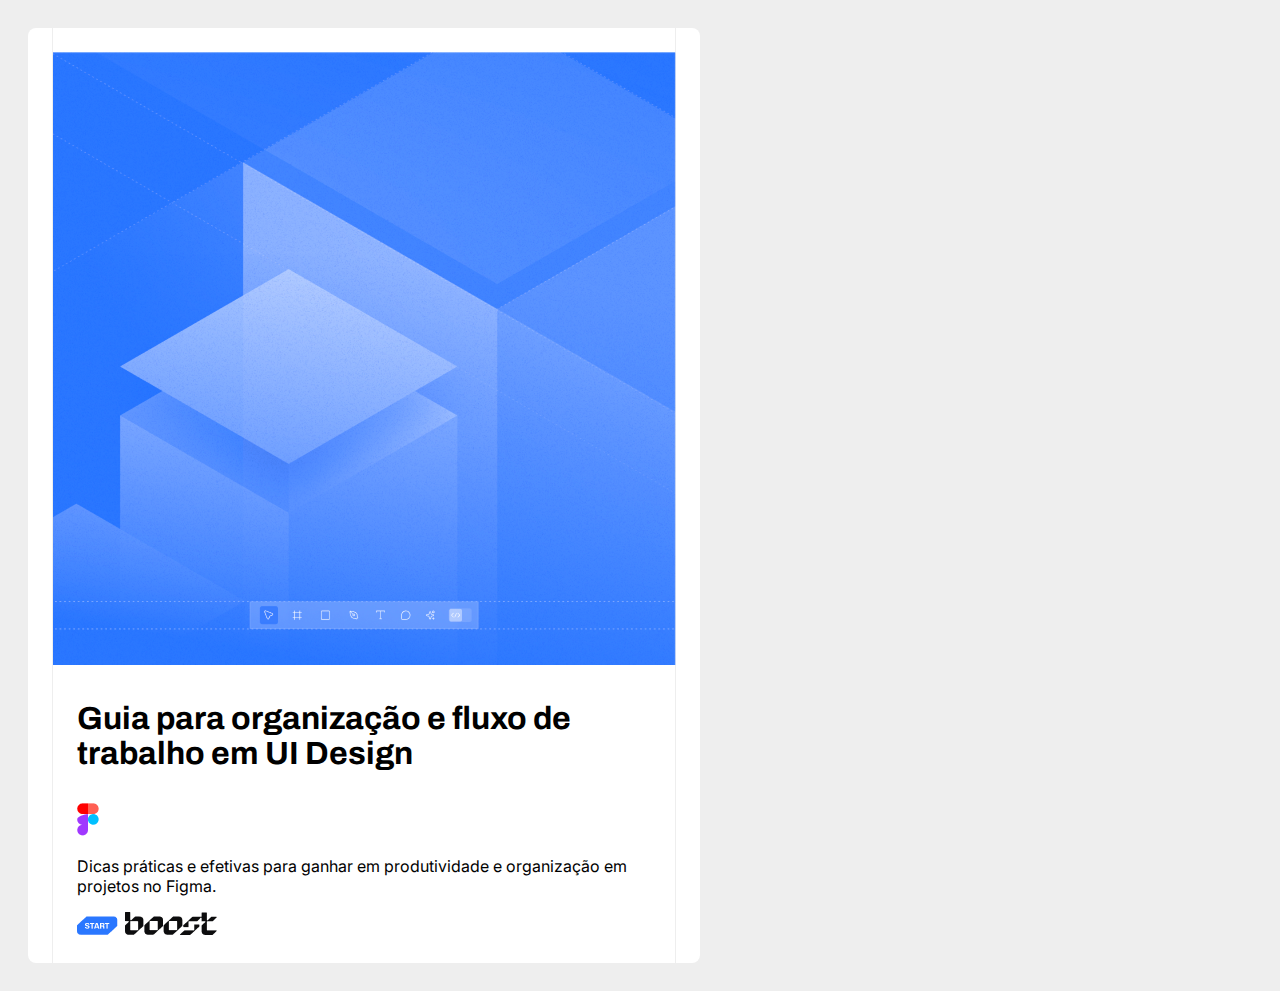
<file: index.html>
<!DOCTYPE html>
<html lang="en">
  <head>
    <meta charset="UTF-8" />
    <title>Atividade CSS - Aula</title>
    <link rel="preconnect" href="https://fonts.googleapis.com" />
    <link rel="preconnect" href="https://fonts.gstatic.com" crossorigin />
    <link
      href="https://fonts.googleapis.com/css2?family=Archivo:ital,wght@0,100..900;1,100..900&family=Inter:ital,opsz,wght@0,14..32,100..900;1,14..32,100..900&display=swap"
      rel="stylesheet"
    />

    <style>
      body {
        font-family: "Inter";
        padding: 20px;
        background: #eee;
      }

      .card {
        padding-left: 24px;
        padding-right: 24px;
        width: 624px;
        background: #fff;
        border-radius: 8px;
      }

      .card-body {
        border-left: 1px solid #eee;
        border-right: 1px solid #eee;
        padding-top: 24px;
        padding-bottom: 24px;
      }

      .footer {
        padding-left: 24px;
        padding-right: 24px;
      }

      h3 {
        font-size: 32px;
        font-family: "Archivo";
      }
    </style>
  </head>
  <body>
    <div class="card">
      <div class="card-body">
        <img src="img/bg.png" alt="" />

        <div class="footer">
          <h3>Guia para organização e fluxo de trabalho em UI Design</h3>
          <img src="img/logo-figma.png" alt="" />
          <p>
            Dicas práticas e efetivas para ganhar em produtividade e organização
            em projetos no Figma.
          </p>
          <img src="img/logo-boost.png" alt="" />
        </div>
      </div>
    </div>
  </body>
</html>
</file>
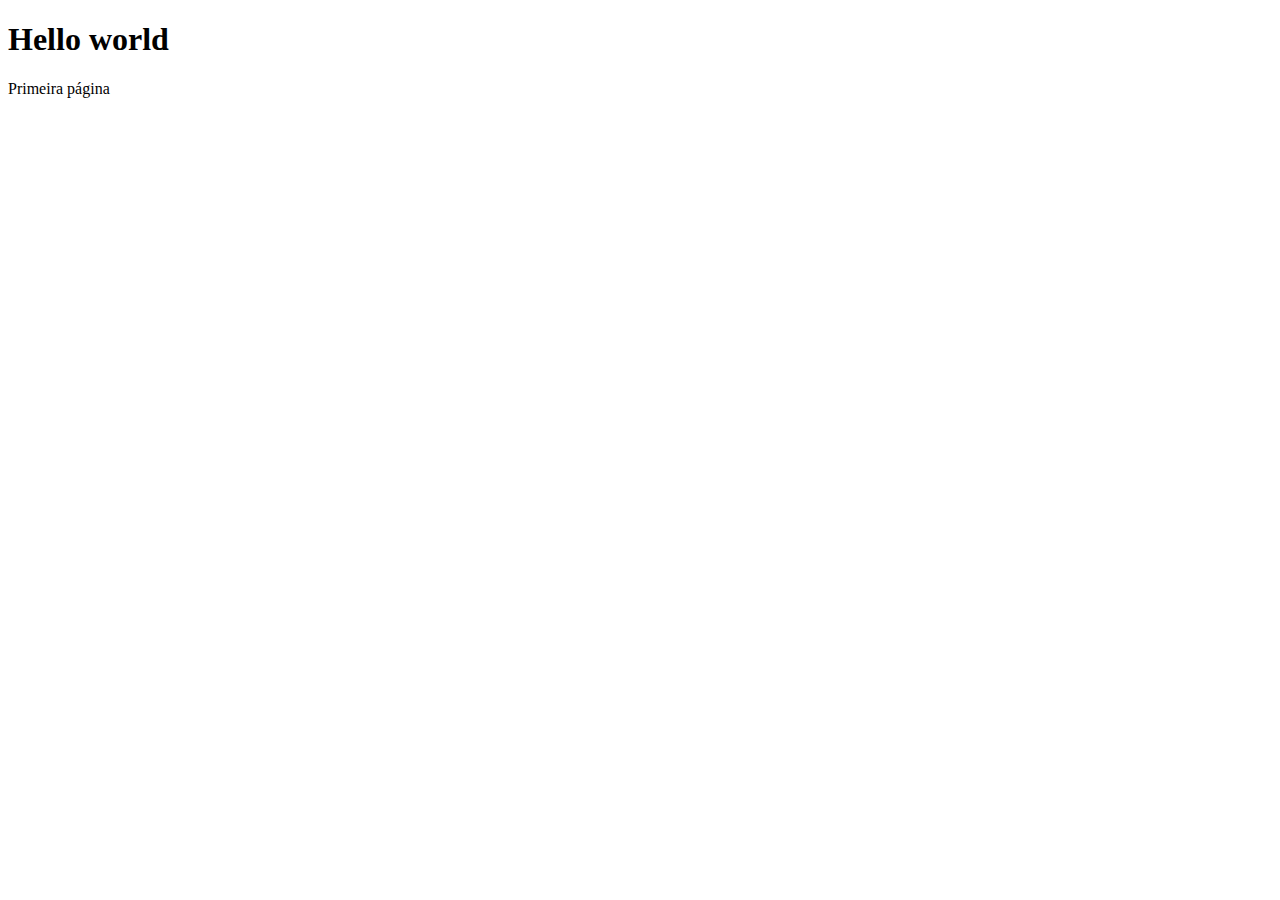
<file: aluno-fabio.html>
<!DOCTYPE html>
<html lang="en">
<head>
    <meta charset="UTF-8">
    <meta name="viewport" content="width=device-width, initial-scale=1.0">
    <title>Meu primeiro arquivo HTML</title>
</head>
<body>
    <h1>Hello world</h1>
    <p>Primeira página</p>
</body>
</html>
</file>
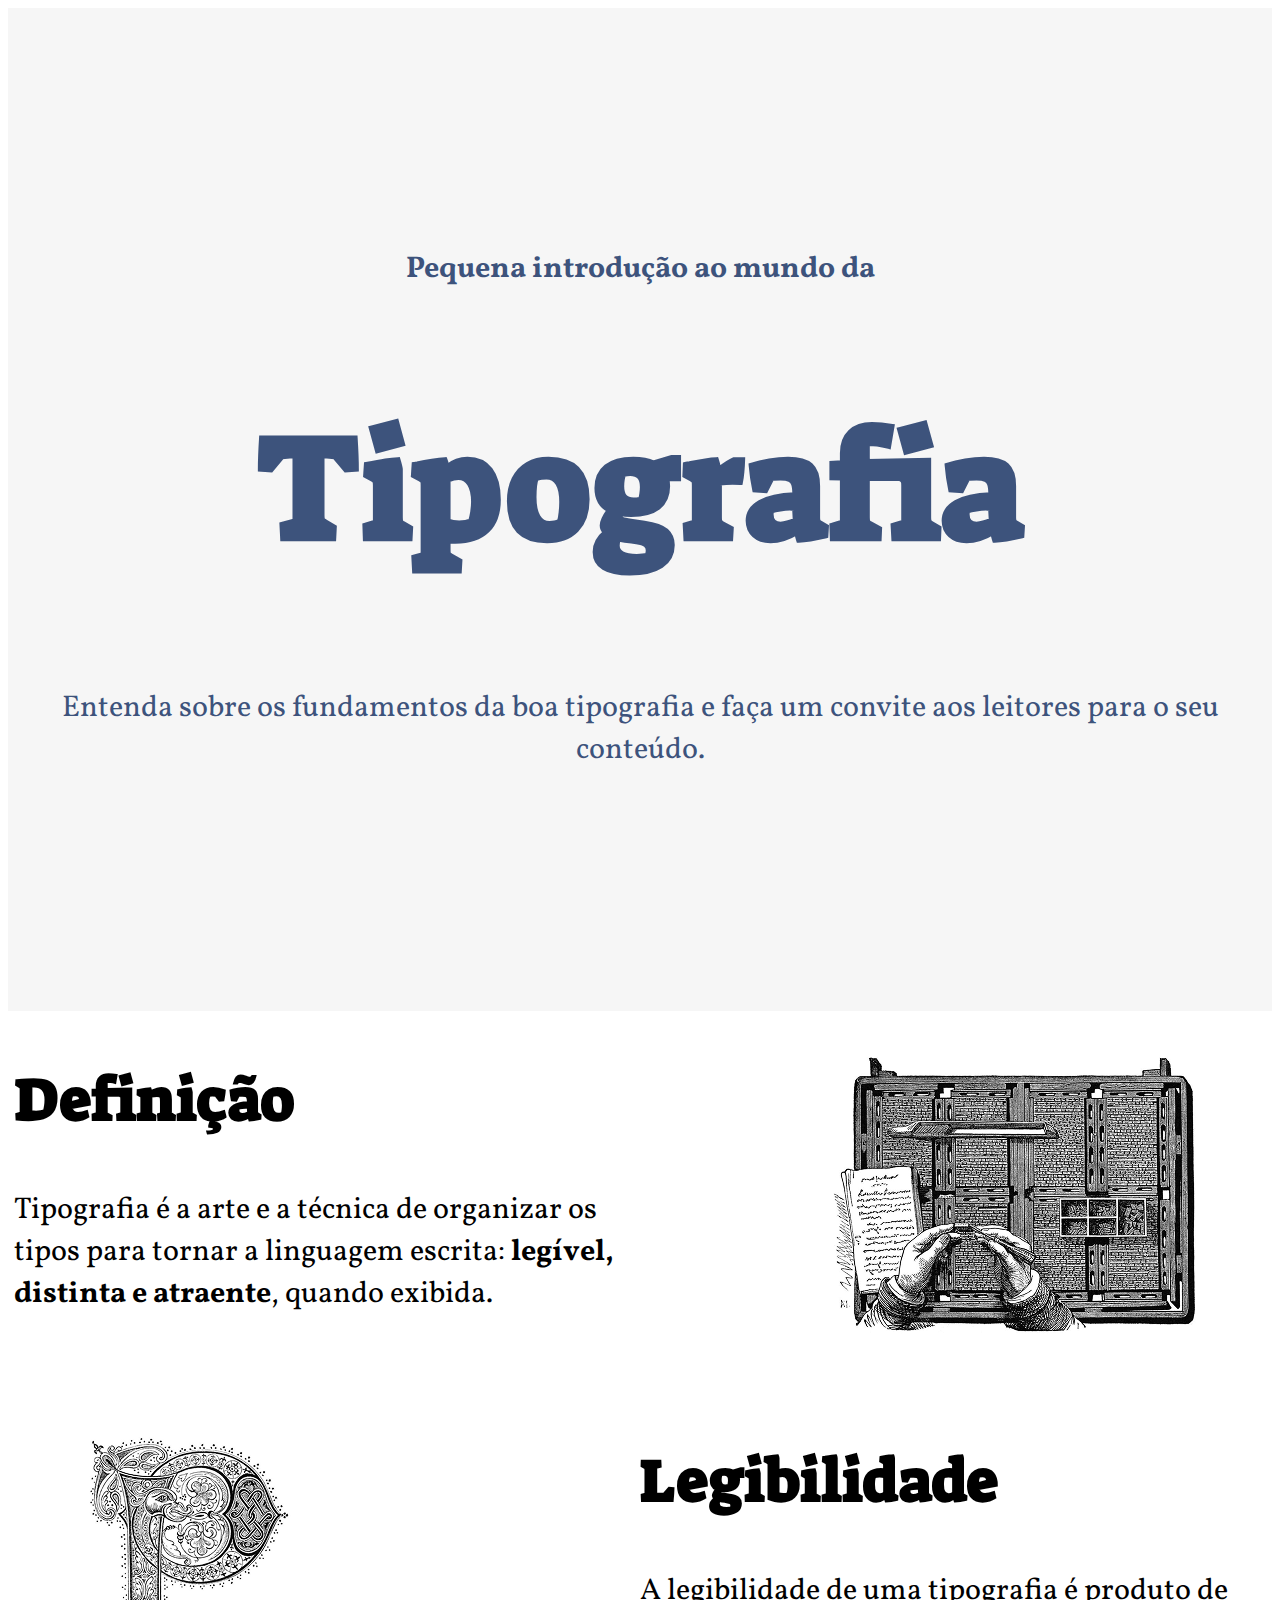
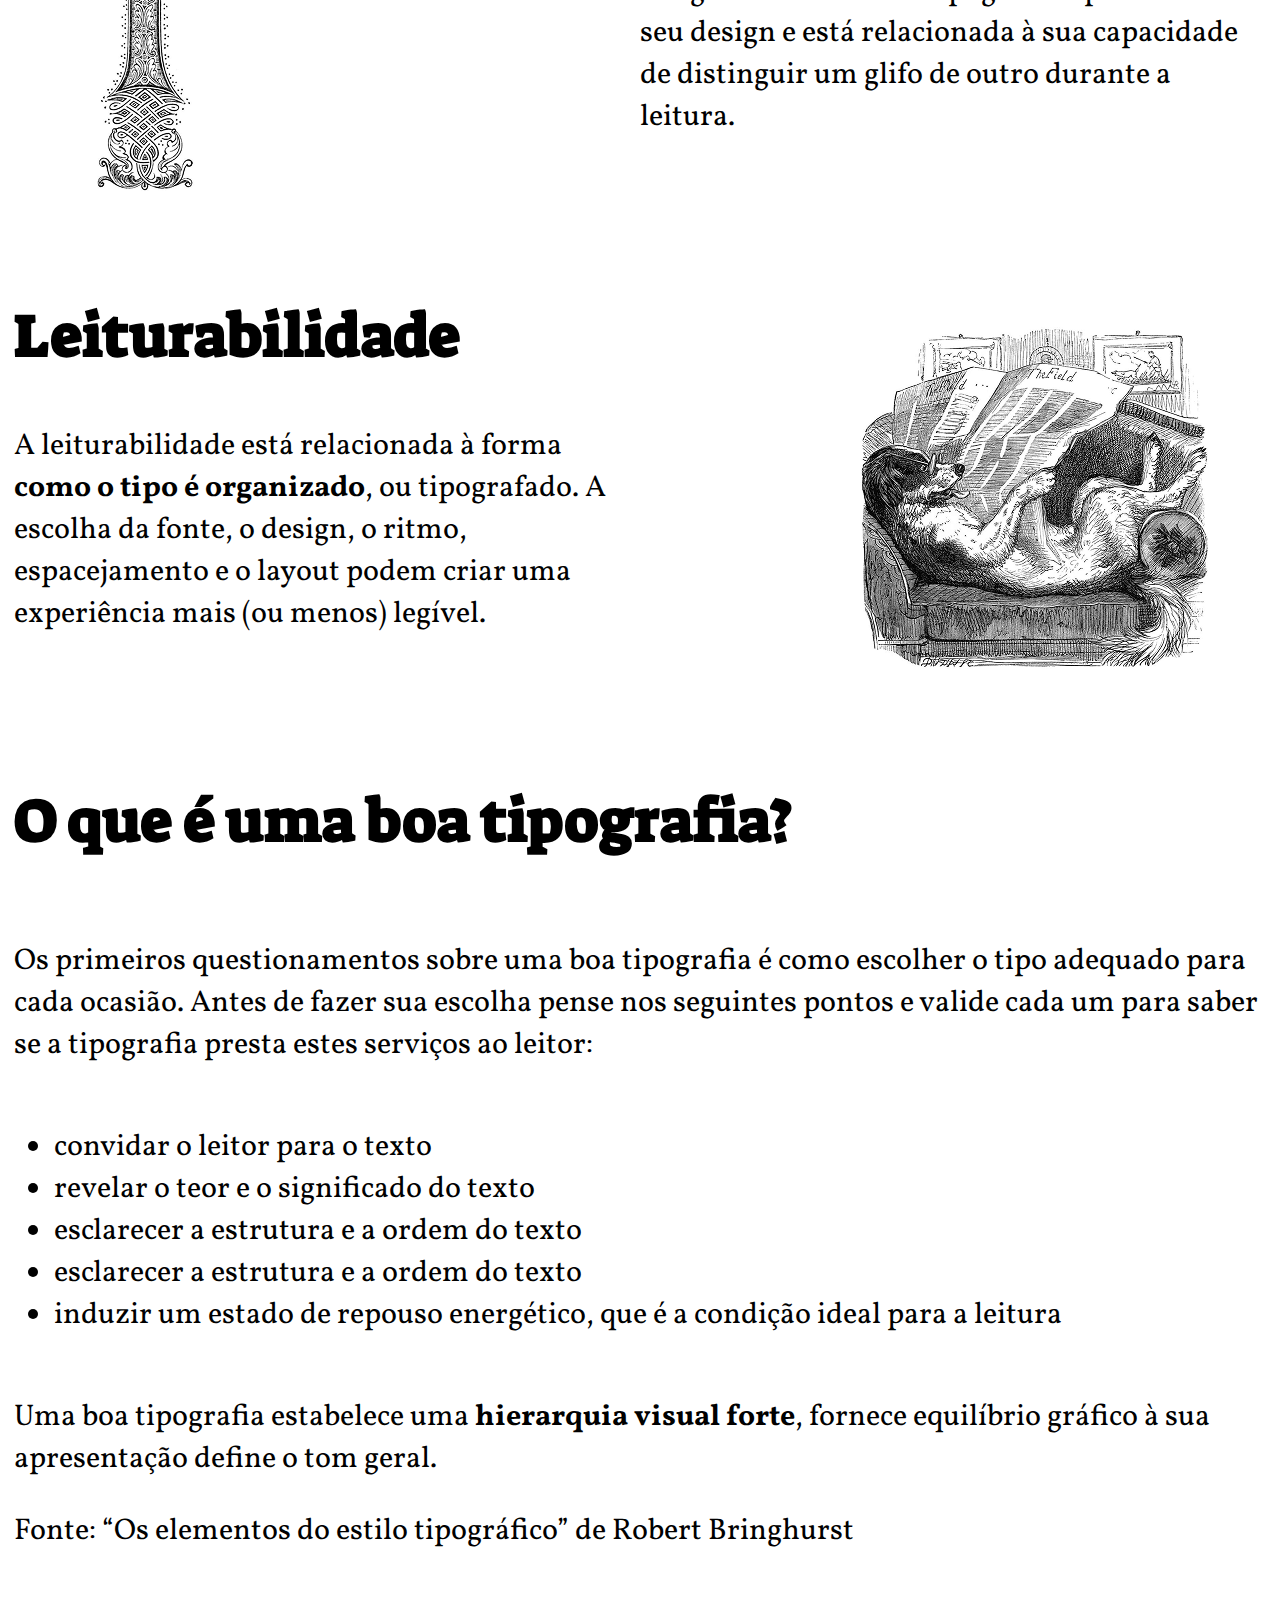
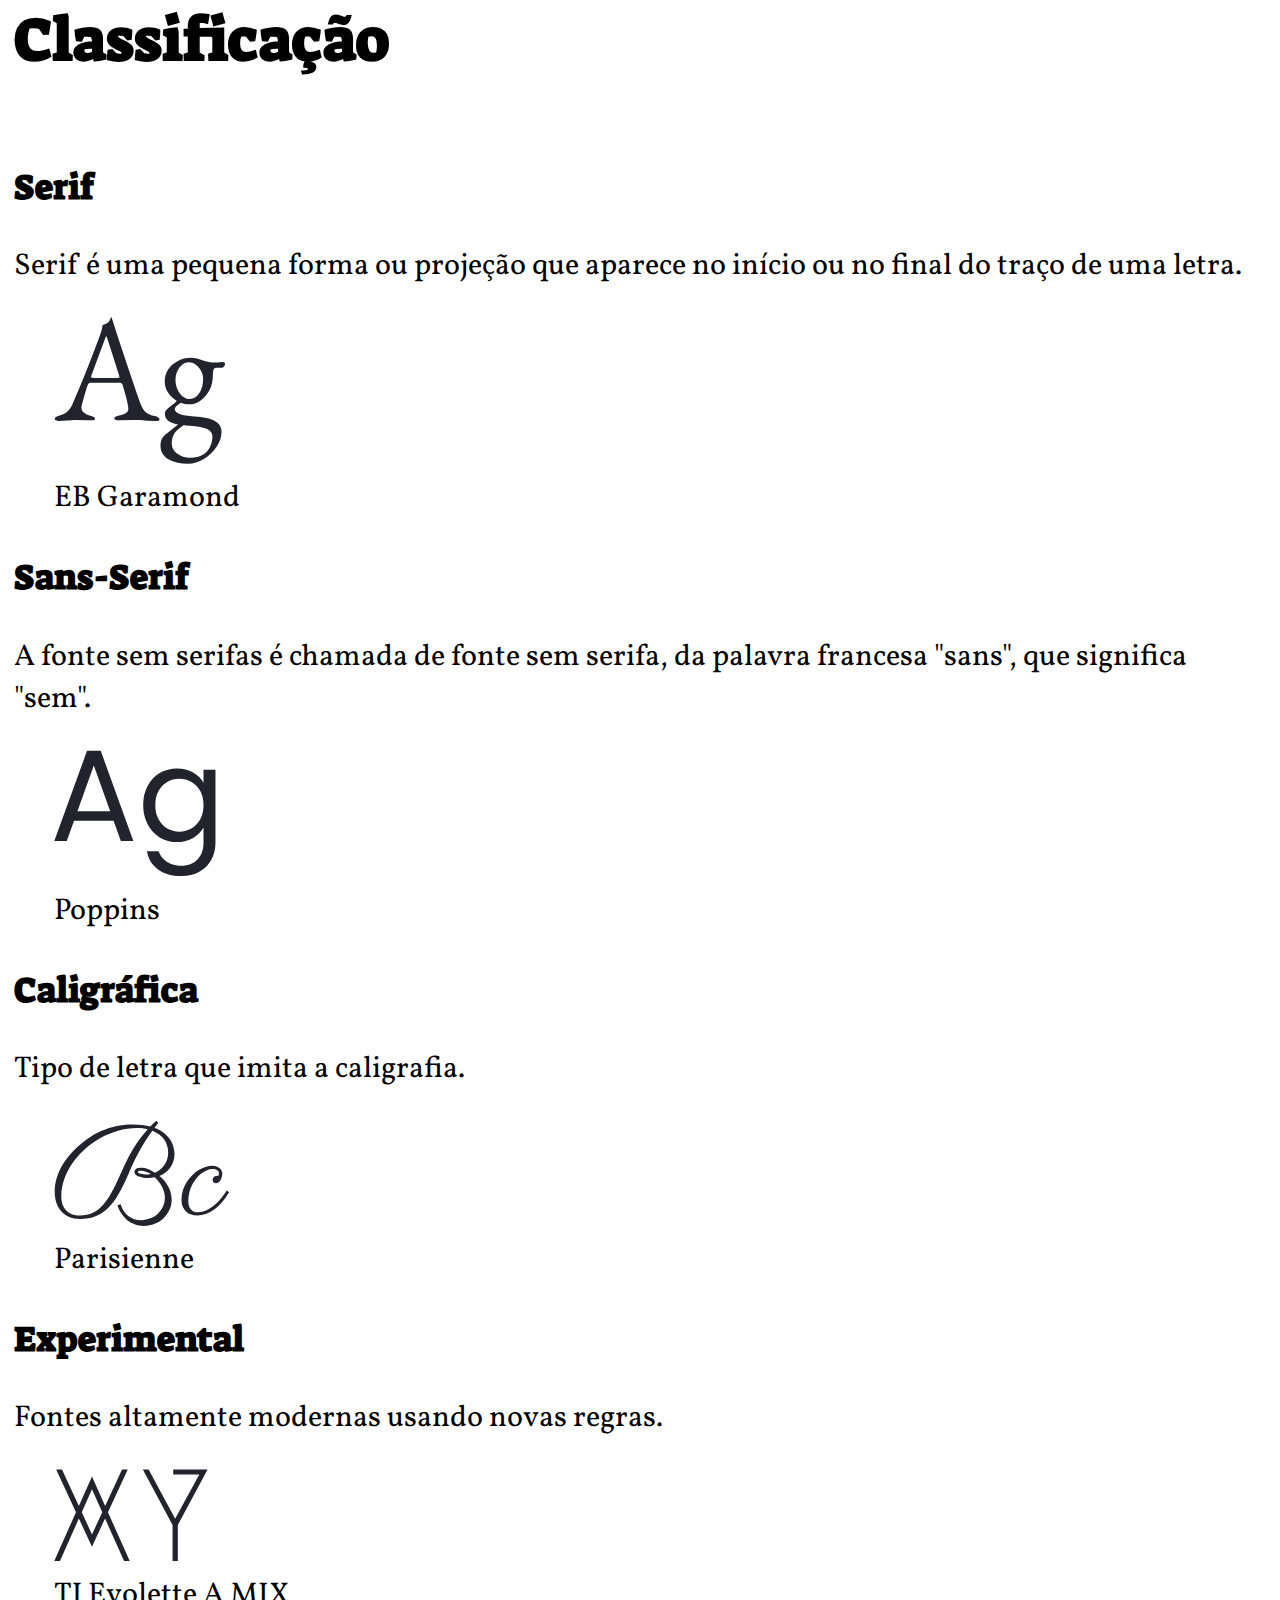
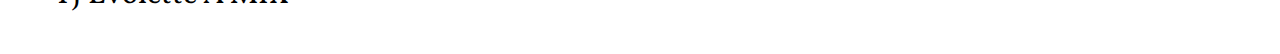
<file: atividade.1.html>
<!DOCTYPE html>
<html lang="pt-BR">

<head>
    <title>Nome da Atividade</title>
    <link rel="stylesheet" href="style.css" />
</head>

<body>
    <!-- Cabeçalho/Hero -->
    <header class="hero">
        <p class="hero-subtitle">Pequena introdução ao mundo da</p>
        <h1 class="hero-title">Tipografia</h1>
        <p class="hero-text">
            Entenda sobre os fundamentos da boa tipografia e faça um convite aos leitores para o seu conteúdo.
        </p>
    </header>

    <main class="container">
        <!-- Seção Definição -->
        <section id="definicao" class="content-block">
            <div class="content-wrapper">
                <h2>Definição</h2>
                <p>
                    Tipografia é a arte e a técnica de organizar os tipos para tornar a linguagem escrita:
                    <strong>legível, distinta e atraente</strong>, quando exibida.
                </p>
            </div>
            <figure>
                <img src="img/img-definicao.png" alt="Tipógrafo trabalhando" />
            </figure>
        </section>

        <!-- Seção Legibilidade -->
        <section id="legibilidade" class="content-block reverse">
            <div class="content-wrapper">
                <h2>Legibilidade</h2>
                <p>A legibilidade de uma tipografia é produto de seu design e está relacionada à sua capacidade de
                    distinguir um glifo de outro durante a leitura.</p>
            </div>
            <figure>
                <img src="img/img-legibilidade.png" alt="Exemplo de letra ornamentada" />
            </figure>
        </section>

        <!-- Seção Leiturabilidade -->
        <section id="leiturabilidade" class="content-block">
            <div class="content-wrapper">
                <h2>Leiturabilidade</h2>
                <p>
                    A leiturabilidade está relacionada à forma <strong>como o tipo é
                        organizado</strong>, ou tipografado. A escolha da fonte, o design, o ritmo, espacejamento e o
                    layout podem
                    criar uma experiência mais (ou menos) legível.
                </p>
            </div>
            <figure>
                <img src="img/img-leiturabilidade.png" alt="Pessoa lendo no sofá" />
            </figure>
        </section>

        <!-- Seção “O que é uma boa tipografia?” -->
        <section id="boa-tipografia" class="content-block direction-coluna">
            <h2>O que é uma boa tipografia?</h2>
            <p>Os primeiros questionamentos sobre uma boa tipografia é como escolher o tipo adequado para cada ocasião.
                Antes de fazer sua escolha pense nos seguintes pontos e valide cada um para saber se a tipografia presta
                estes serviços ao leitor:</p>
            <ul>
                <li>convidar o leitor para o texto</li>
                <li>revelar o teor e o significado do texto</li>
                <li>esclarecer a estrutura e a ordem do texto</li>
                <li>esclarecer a estrutura e a ordem do texto</li>
                <li>induzir um estado de repouso energético, que é a condição ideal para a leitura</li>
            </ul>
            <p class="conclusion">
                Uma boa tipografia estabelece uma
                <strong>hierarquia visual forte</strong>, fornece equilíbrio gráfico à sua apresentação define o tom
                geral.
            </p>
            <footer class="citation">
                Fonte: “Os elementos do estilo tipográfico” de Robert Bringhurst
            </footer>
        </section>

        <!-- Seção Classificação -->
        <section id="classificacao" class="content-block direction-coluna">
            <h2>Classificação</h2>
            <div class="grid">
                <article class="font-class">
                    <h3>Serif</h3>
                    <p>Serif é uma pequena forma ou projeção que aparece no início ou no final do traço de uma letra.
                    </p>
                    <figure>
                        <img src="img/img-classificacao-serif.svg" alt="Exemplo de fonte serif" />
                        <figcaption>EB Garamond</figcaption>
                    </figure>
                </article>
                <article class="font-class">
                    <h3>Sans-Serif</h3>
                    <p>A fonte sem serifas é chamada de fonte sem serifa, da palavra francesa "sans", que significa
                        "sem".</p>
                    <figure>
                        <img src="img/img-classificacao-sans-serif.svg" alt="Exemplo de fonte sans-serif" />
                        <figcaption>Poppins</figcaption>
                    </figure>
                </article>
                <article class="font-class">
                    <h3>Caligráfica</h3>
                    <p>Tipo de letra que imita a caligrafia.</p>
                    <figure>
                        <img src="img/img-classificacao-caligrafica.svg" alt="Exemplo de fonte sans-serif" />
                        <figcaption>Parisienne</figcaption>
                    </figure>
                </article>
                <article class="font-class">
                    <h3>Experimental</h3>
                    <p>Fontes altamente modernas usando novas regras.</p>
                    <figure>
                        <img src="img/img-classificacao-experimental.svg" alt="Exemplo de fonte sans-serif" />
                        <figcaption>TJ Evolette A MIX</figcaption>
                    </figure>
                </article>
                <!-- Caligráfica, Experimental… -->
            </div>
        </section>
    </main>
</body>

</html>
</file>
<file: style.css>
@import url('https://fonts.googleapis.com/css2?family=Roboto:ital,wght@0,100..900;1,100..900&family=Suez+One&family=Vollkorn:ital,wght@0,400..900;1,400..900&display=swap');

body {
    font-family: "Vollkorn";
    font-size: 30px;
}

.container {
    max-width: 1252px;
    margin-left: auto;
    margin-right: auto;
}

/* formatação geral */
h1,
h2,
h3,
h4 {
    font-family: "Suez One";
}

.hero {
    background: #f6f6f6;
    color: #3d537c;
    font-size: 30px;
    padding: 210px 0;
    text-align: center;
}

.hero-subtitle {
    font-weight: bold;
}

.hero-title {
    font-size: 150px;
}

.hero-text {}

/* formatação dos blocos */
.content-block {
    display: flex;
    justify-content: space-between;
}

.direction-coluna {
    flex-direction: column;
}

.reverse {
    flex-direction: row-reverse;
}

.content-block h2 {
    font-size: 60px;
}

.content-wrapper {
    width: 50%;
}

/* celular*/
@media (max-width: 767px){
    .hero-title {
        font-size: 24px;
        color: rgb(255, 6, 143);
    }
}

/* tablet em retrato*/
@media (min_width: 768px) and (max-width: 900px){

    .hero-title {
        font-size: 50px;
        color: red;
    }
}
</file>
